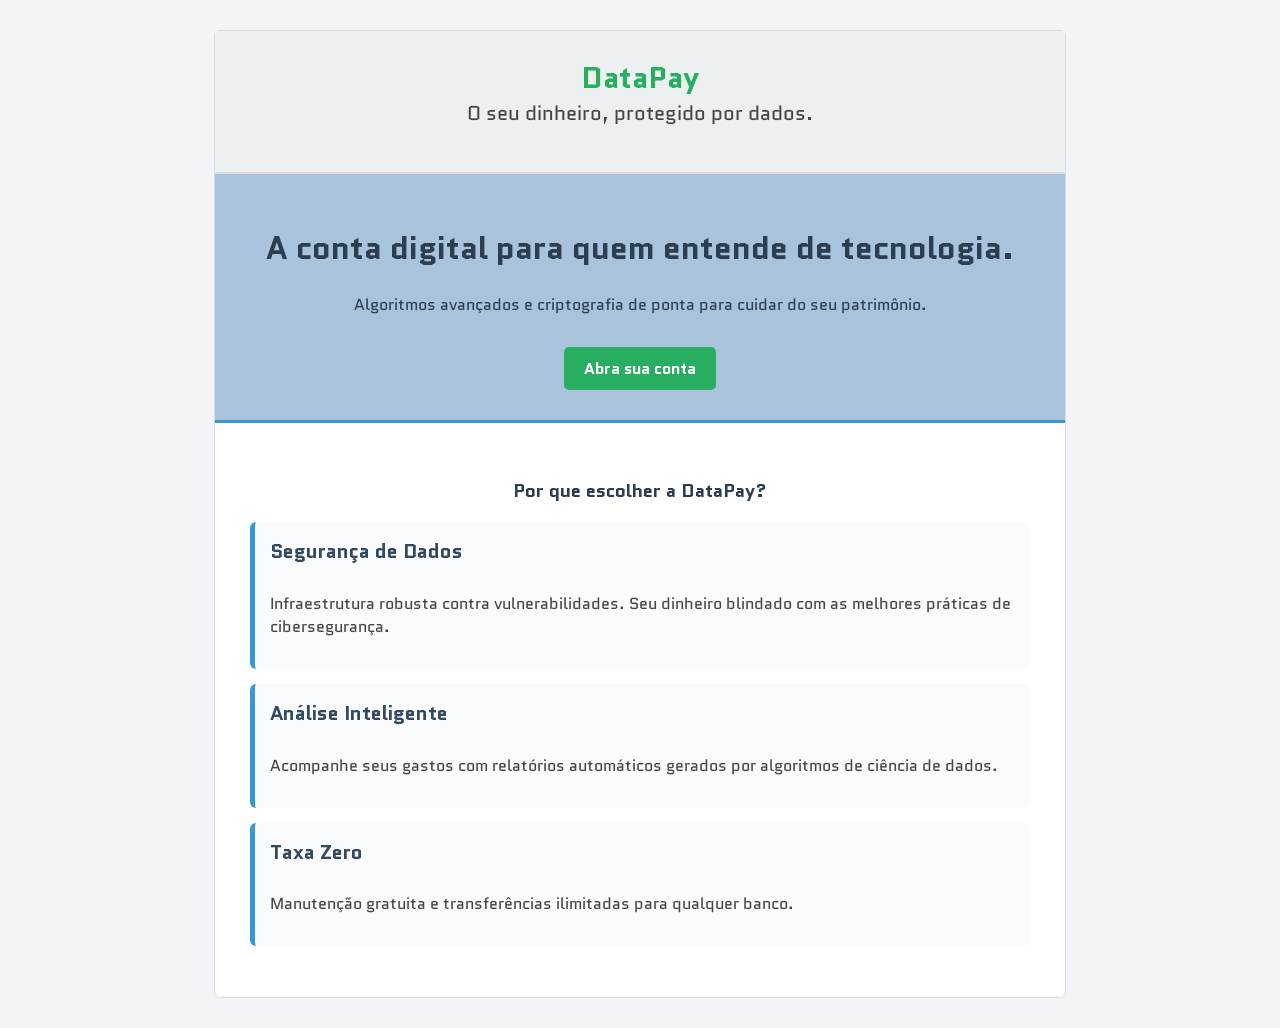
<file: CP1/startup.html>
<!DOCTYPE html>
<html lang="pt-BR">
<head>
    <meta charset="UTF-8">
    <meta name="viewport" content="width=device-width, initial-scale=1.0">
    <title>DataPay - A Startup Segura</title>

    <link rel="stylesheet" href="css/startup-styles.css">

    <style>
    .banner-principal {
    background-color: #aac3dc;
    color: #2c3e50;
    padding: 30px 20px;
    text-align: center;
    border-bottom: 3px solid #3498db;
    }

    .lista-beneficios {
    list-style-type: none;
    padding: 0;
    }

    .card-beneficio {
    background-color: #f9fbfd;
    padding: 15px;
    margin-bottom: 15px;
    border-left: 5px solid #3498db;
    border-radius: 6px;
    }

    .titulo-card {
    font-size: 20px;
    color: #34495e;
    margin-top: 0;
    }
    </style>
</head>
<body>

    <div class="container-fintech">
        
        <div class="topo">
            <h2 style="color: #27ae60; margin: 0; font-size: 30px;">DataPay</h2>
            <p style="margin: 0; font-size: 20px; padding-bottom: 20px;">O seu dinheiro, protegido por dados.</p>
        </div>

        <div class="banner-principal">
            <h1>A conta digital para quem entende de tecnologia.</h1>
            <p>Algoritmos avançados e criptografia de ponta para cuidar do seu patrimônio.</p>
            
            <a href="#" style="background-color: #27ae60; color: white; padding: 10px 20px; text-decoration: none; border-radius: 5px; display: inline-block; margin-top: 15px; font-weight: bold;">
                Abra sua conta
            </a>
        </div>

        <div class="conteudo">
            <h3 style="text-align: center; color: #2c3e50;">Por que escolher a DataPay?</h3>
            
            <ul class="lista-beneficios">
                <li>
                    <div class="card-beneficio">
                        <h4 class="titulo-card">Segurança de Dados</h4>
                        <p>Infraestrutura robusta contra vulnerabilidades. Seu dinheiro blindado com as melhores práticas de cibersegurança.</p>
                    </div>
                </li>
                <li>
                    <div class="card-beneficio">
                        <h4 class="titulo-card">Análise Inteligente</h4>
                        <p>Acompanhe seus gastos com relatórios automáticos gerados por algoritmos de ciência de dados.</p>
                    </div>
                </li>
                <li>
                    <div class="card-beneficio">
                        <h4 class="titulo-card">Taxa Zero</h4>
                        <p>Manutenção gratuita e transferências ilimitadas para qualquer banco.</p>
                    </div>
                </li>
            </ul>
        </div>

    </div>

</body>
</html>
</file>
<file: CP1/css/startup-styles.css>
@import url('https://fonts.googleapis.com/css2?family=Quantico:ital,wght@0,400;0,700;1,400;1,700&display=swap');
body {
    background-color: #f2f4f7;
    margin: 0;
    padding: 30px;
    color: #444;
    font-family: "Quantico", sans-serif;
}

.container-fintech {
    background-color: #ffffff;
    max-width: 850px;
    margin: 0 auto;
    border-radius: 6px;
    border: 1px solid #dcdcdc;
}

.topo {
    padding: 25px;
    background-color: #ecf0f1;
    border-bottom: 2px solid #dcdcdc;
    text-align: center;
}

.conteudo {
    padding: 35px;
}
</file>
